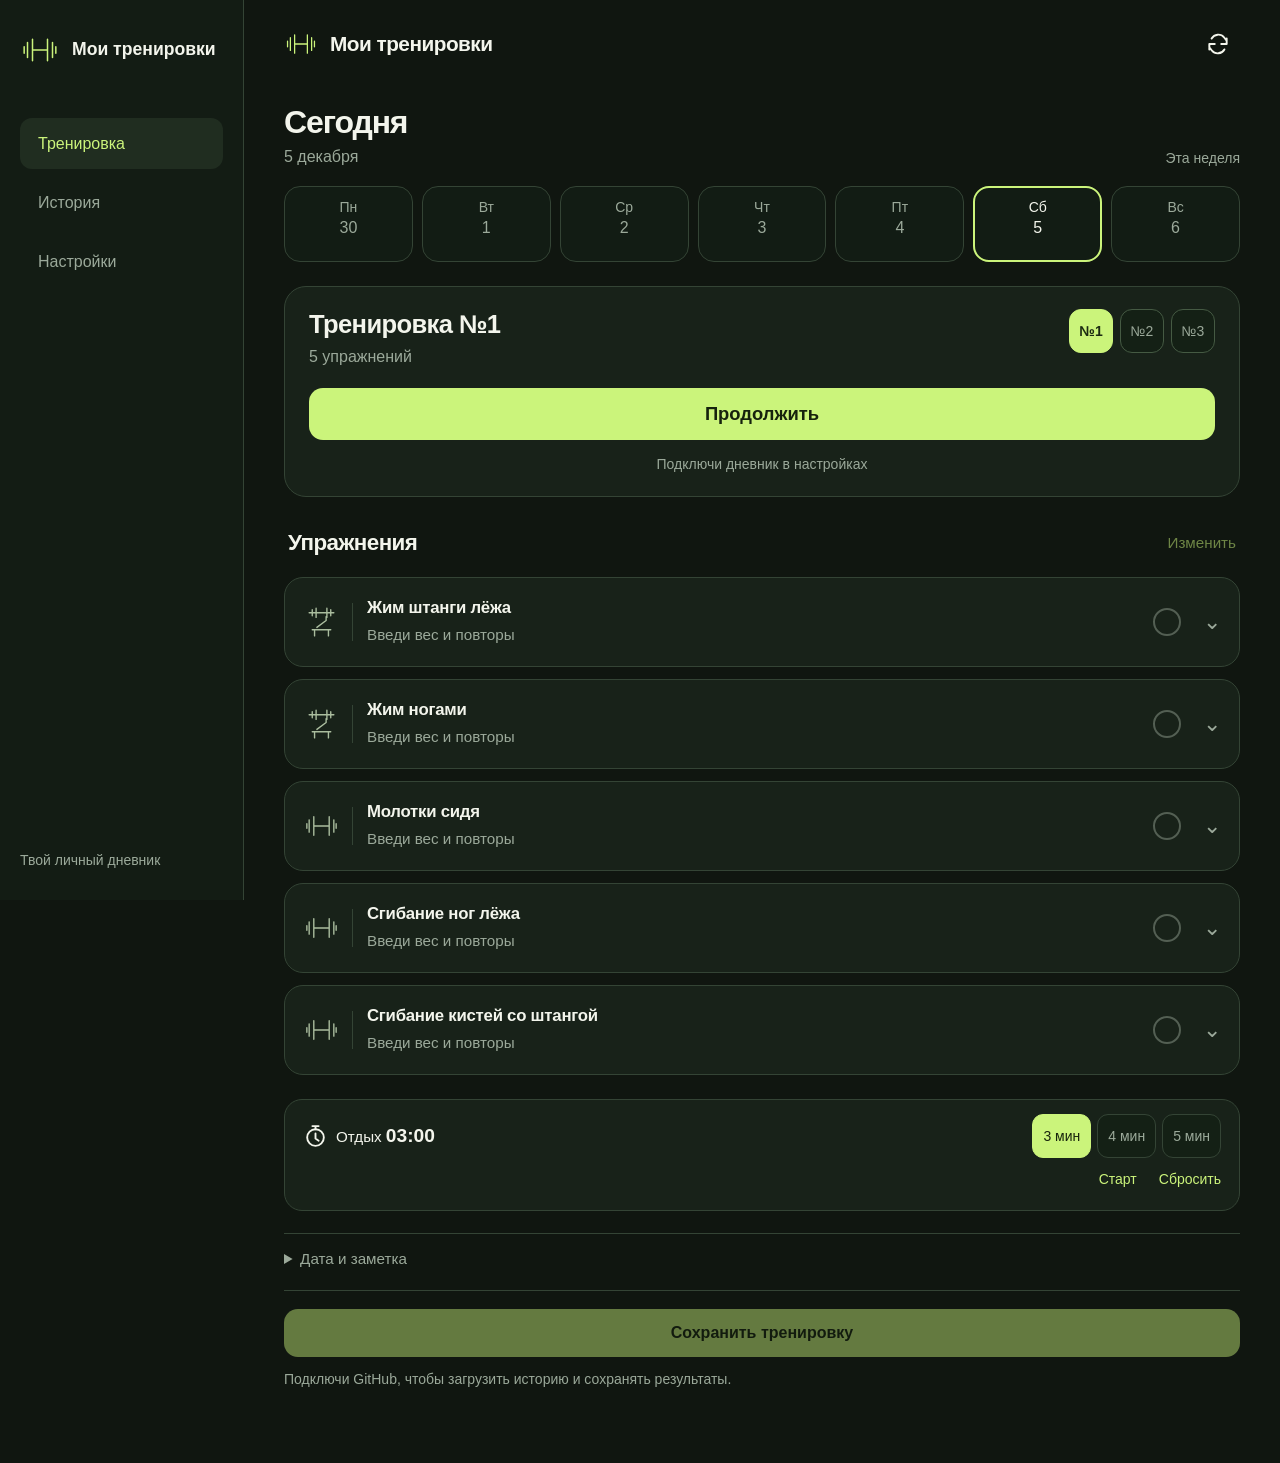
<file: android/app/src/main/assets/www/index.html>
<!doctype html>
<html lang="ru"><head><meta charset="utf-8"><meta name="viewport" content="width=device-width,initial-scale=1,viewport-fit=cover"><meta name="theme-color" content="#101610"><meta name="robots" content="noindex,nofollow"><meta http-equiv="Content-Security-Policy" content="default-src 'self'; script-src 'self'; style-src 'self' 'unsafe-inline'; img-src 'self' data:; connect-src 'self' https://api.github.com; object-src 'none'; base-uri 'self'; form-action 'self'"><meta name="description" content="Личный дневник тренировок: упражнения, результаты и история"><title>Мои тренировки</title><link rel="manifest" href="github.webmanifest"><link rel="icon" href="icon.svg"><link rel="stylesheet" href="github-sync.css?v=6"><link rel="stylesheet" href="style.css?v=green-1"></head>
<body>
<aside class="sidebar"><a class="brand" href="github.html"><svg viewBox="0 0 48 48" aria-hidden="true"><path d="M15 24h18M9 15v18M15 11v26M33 11v26M39 15v18M5 20v8M43 20v8"/></svg><span>Мои тренировки</span></a><nav aria-label="Разделы"><button data-view="workout" class="nav active">Тренировка</button><button data-view="history" class="nav">История</button><button data-view="settings" class="nav">Настройки</button></nav><span class="sidebar-note">Твой личный дневник</span></aside>
<main>
<header class="app-header"><div class="app-brand"><svg viewBox="0 0 48 48" aria-hidden="true"><path d="M15 24h18M9 15v18M15 11v26M33 11v26M39 15v18M5 20v8M43 20v8"/></svg><span>Мои тренировки</span></div><div id="syncStatus" class="header-actions" data-state="disconnected"><button id="syncAction" class="sync-refresh" type="button" aria-label="Обновить дневник" title="Обновить дневник"><svg viewBox="0 0 24 24" fill="none" stroke="currentColor" stroke-width="1.8" stroke-linecap="round" stroke-linejoin="round" aria-hidden="true"><path d="M20 7v5h-5M4 17v-5h5M6.1 7a7 7 0 0 1 11.6-1L20 9M4 15l2.3 3A7 7 0 0 0 17.9 17"/></svg></button><span id="syncMessage" class="visually-hidden" role="status"></span></div></header>
<p id="syncFeedback" class="sync-feedback" role="status" hidden></p><div id="loadState" role="status" class="load-state">Загружаю дневник…</div>
<div id="content" hidden>
<section id="workoutView" class="view">
<div class="today-heading"><div><h1>Сегодня</h1><p id="headerDate"></p></div><span>Эта неделя</span></div><div id="weekStrip" class="week-strip" aria-label="Занятия на этой неделе"></div>
<section class="workout-hero" aria-labelledby="currentWorkoutName"><div class="hero-heading"><div><h2 id="currentWorkoutName">Тренировка №1</h2><p id="currentWorkoutMeta"></p></div><div class="workout-picker" role="group" aria-label="Выбор тренировки" id="workoutPicker"></div></div><button id="continueWorkout" class="button primary">Продолжить</button><p id="autoSaveStatus" class="auto-save-status">Изменения сохраняются на телефоне</p><div id="draftBanner" class="draft-banner" role="status" hidden><span id="draftMessage"></span><button type="button" id="discardDraft" class="text-button">Сбросить</button></div></section>
<div class="list-heading exercise-list-heading"><h2 id="workoutTitle">Упражнения</h2><span id="workoutCount" class="visually-hidden"></span><button type="button" id="editProgram" class="text-button" disabled>Изменить</button></div>
<div id="exerciseList"></div>
<div class="timer-card"><div class="timer-main"><svg viewBox="0 0 24 24" aria-hidden="true"><circle cx="12" cy="13" r="8"/><path d="M9 2h6M12 5V2M12 9v5l3 2"/></svg><span>Отдых <strong id="timerDisplay">03:00</strong></span></div><div class="timer-presets"><button data-seconds="180" class="selected">3 мин</button><button data-seconds="240">4 мин</button><button data-seconds="300">5 мин</button></div><div class="timer-actions"><button id="timerButton" class="text-button">Старт</button><button id="timerReset" class="text-button muted">Сбросить</button></div></div>
<div class="finish-card"><details class="session-details"><summary>Дата и заметка</summary><div class="finish-fields"><label>Дата тренировки<input id="sessionDate" type="date" required></label><label>Заметка<textarea id="notes" rows="2" placeholder="Самочувствие, техника, ощущения…" maxlength="2000"></textarea></label></div></details><p id="editBanner" class="muted" hidden></p><div class="finish-actions"><button class="button primary" id="saveButton">Сохранить тренировку</button><button class="button subtle" id="cancelEdit" hidden>Отменить редактирование</button></div><p class="muted hint" id="saveHint"></p></div>
</section>
<section id="historyView" class="view" hidden><div class="page-heading"><div><h1>История</h1><p class="muted">Твои сохранённые занятия</p></div><button id="exportButton" class="button secondary">Excel</button></div><label class="filter-label">Тренировка<select id="historyFilter"><option value="all">Все тренировки</option><option value="1">Тренировка №1</option><option value="2">Тренировка №2</option><option value="3">Тренировка №3</option></select></label><div id="historyList"></div></section>
<section id="settingsView" class="view" hidden><div class="page-heading"><div><h1>Настройки</h1><p class="muted">Подстрой дневник под себя</p></div></div>
<section class="settings-card"><h2>Синхронизация</h2><p id="settingsSyncSummary" class="muted"></p><button class="button secondary access" id="accessButton"><span id="accessLabel">Подключить дневник</span></button><p class="settings-note">Один дневник для сайта, приложения и ассистента.</p></section>
<section class="settings-card"><h2>Запись упражнений</h2><label class="setting-switch"><span><strong>Показывать подходы</strong><span class="muted">Отдельные веса, повторы и отметки для каждого подхода.</span></span><input id="showSetControls" type="checkbox" role="switch"></label><p class="settings-note">В обычном режиме упражнение записывается сразу на 3 подхода. Количество на главном экране не показывается.</p><div id="defaultSetsSection" hidden><label>Подходов по умолчанию<input id="defaultSetCount" type="number" min="1" max="12" step="1" value="3" inputmode="numeric"></label><p class="settings-note">Для новых тренировок. В текущей можно добавлять и убирать подходы отдельно.</p></div></section>
<section class="settings-card"><h2>Сохранение</h2><p class="muted">Черновик сохраняется на этом устройстве автоматически. Результаты отправляются на GitHub по кнопке «Сохранить тренировку».</p><p class="settings-note">Настройка подходов действует на этом устройстве.</p></section><p class="app-version">Мои тренировки · 1.4</p></section>
</div></main>
<nav class="mobile-nav" aria-label="Разделы">
<button class="active" data-view="workout"><svg class="nav-icon" viewBox="0 0 24 24" aria-hidden="true"><path d="M7 12h10M4 7v10M7 5v14M17 5v14M20 7v10M2 10v4M22 10v4"/></svg><span>Тренировка</span></button>
<button data-view="history"><svg class="nav-icon" viewBox="0 0 24 24" aria-hidden="true"><rect x="3" y="5" width="18" height="16" rx="3"/><path d="M7 3v4M17 3v4M3 10h18"/></svg><span>История</span></button>
<button data-view="settings"><svg class="nav-icon" viewBox="0 0 24 24" aria-hidden="true"><path d="M9 3h6l.6 3 2.6 1.5 2.8-.9 3 5.2-2.2 2 .1 3-2.3 4-3-.8-2.6 1.5-.7 3h-6l-.6-3-2.6-1.5-2.8.9-3-5.2 2.2-2-.1-3L3.4 6l3 .8L9 5.3Z" transform="translate(1 -2) scale(.9)"/><circle cx="12" cy="12" r="3.5"/></svg><span>Настройки</span></button>
</nav>
<dialog id="programDialog" class="sync-dialog program-dialog" aria-labelledby="programTitle">
<button type="button" id="closeProgram" class="dialog-close" aria-label="Закрыть редактор">×</button>
<p class="eyebrow">ТВОЯ ПРОГРАММА</p><h2 id="programTitle">Изменить упражнения</h2>
<p class="muted">Выбирай упражнения из общего списка. Последние веса и повторы подтянутся из всех твоих тренировок. У каждого упражнения одна общая история.</p>
<form id="programForm"><div id="programRows"></div><button type="button" id="addExercise" class="button secondary">+ Добавить упражнение</button>
<p class="muted program-note">Состав программы обновится на всех устройствах. Уже записанные результаты останутся в истории.</p>
<p id="programError" class="error" role="alert"></p><div class="program-footer"><button type="button" id="cancelProgram" class="button secondary">Отмена</button><button id="saveProgram" class="button primary">Сохранить программу</button></div></form>
</dialog>
<dialog id="syncDialog" class="sync-dialog">
<button type="button" id="closeSync" class="dialog-close" aria-label="Закрыть">×</button>
<p class="eyebrow">ОДИН ДНЕВНИК НА ВСЕХ УСТРОЙСТВАХ</p><h2>Синхронизация</h2>
<p class="muted">Данные хранятся на GitHub в зашифрованном виде. Сайт не обращается к ChatGPT.</p>
<div id="syncConnected" hidden><p id="syncDetails" class="muted"></p><button type="button" id="syncNow" class="button primary">Синхронизировать сейчас</button><button type="button" id="connectAssistant" class="button secondary">Подключить ассистента</button><p class="muted assistant-help">Один раз свяжи дневник с ChatGPT — дальше можно диктовать результаты без открытия сайта. Если код не передастся автоматически, используй «Код для другого устройства».</p><button type="button" id="copyConnection" class="button secondary">Код для другого устройства</button><label id="connectionCodeLabel" hidden>Скопируй код целиком на другое устройство<textarea id="connectionCode" rows="4" readonly autocomplete="off" spellcheck="false"></textarea><span class="muted">Код даёт доступ к дневнику. Передавай его только своим устройствам.</span></label><button type="button" id="disconnectSync" class="text-button">Отключить это устройство</button></div>
<form id="syncForm"><label>Код подключения с другого устройства<textarea id="pairingCode" rows="3" autocomplete="off" autocapitalize="off" spellcheck="false" placeholder="MT1.…"></textarea></label><details id="firstSetup"><summary>Первое подключение</summary><ol><li>На GitHub создай Fine-grained personal access token: владелец Oestepanov, только репозиторий <b>my-training</b>, разрешение <b>Contents — Read and write</b>.</li><li>Вставь ключ GitHub и код восстановления ниже. Ключ GitHub вводи только здесь, отправлять его в чат не нужно.</li></ol><a class="button secondary token-link" href="https://github.com/settings/personal-access-tokens/new" target="_blank" rel="noopener noreferrer">Создать ключ GitHub</a><label>Ключ GitHub<input id="githubToken" type="password" autocomplete="off" autocapitalize="off" spellcheck="false" placeholder="github_pat_…"></label><label>Код восстановления<input id="recoveryKey" type="password" autocomplete="off" autocapitalize="off" spellcheck="false" placeholder="Код из сообщения о переносе дневника"></label></details><p class="muted sync-storage-note">Подключение запомнится в этом браузере. После очистки данных браузера понадобится код подключения.</p><button id="connectGitHub" class="button primary">Подключить дневник</button></form>
<div id="syncConflicts"></div><p id="syncError" class="error" role="alert"></p></dialog><div id="toast" class="toast" role="status" hidden></div><script src="program.js"></script><script src="github-store.js?v=5"></script><script src="training-drafts.js?v=1"></script><script src="workout-options.js?v=1"></script><script src="github-app.js?v=9"></script><script src="program-editor.js?v=2"></script><script src="android-shell.js"></script></body></html>
</file>
<file: android/app/src/main/assets/www/github-sync.css>
.sync-dialog{width:560px;max-height:calc(100dvh - 40px);overflow-y:auto}
.sync-dialog p{line-height:1.5}.sync-dialog label{font-size:14px;margin:18px 0}
.sync-dialog input{display:block;width:100%;min-height:48px;margin-top:8px;padding:12px;background:#121612;border:1px solid #4e5d43;border-radius:8px;color:var(--text);font-size:16px}
.sync-dialog textarea{font-size:16px;word-break:break-all}
.sync-dialog summary{padding:14px 0;color:var(--lime);cursor:pointer;font-size:16px}
.sync-dialog li{margin:12px 0;font-size:14px;color:var(--muted)}
.sync-dialog .button{margin:8px 0;width:100%;display:flex;align-items:center;justify-content:center;text-align:center;min-height:48px}
.sync-dialog .token-link{font-size:14px}.sync-dialog .sync-storage-note{font-size:13px}
.sync-conflict{border-top:1px solid var(--line);padding-top:12px;margin-top:20px}
#disconnectSync{display:block;margin:20px auto 0;min-height:44px}
@media(max-width:650px){.sync-dialog{padding:28px 20px}.sync-dialog h2{font-size:25px}.access{max-width:180px}.access .lock-icon{display:none}}

.header-actions{display:flex;align-items:center;gap:8px;flex-shrink:0}
.sync-refresh{display:grid;place-items:center;width:44px;height:44px;padding:10px;border:1px solid var(--line);border-radius:12px;background:var(--panel);color:var(--lime);flex:none}
.sync-refresh svg{display:block;width:23px;height:23px}
.sync-refresh:hover{background:var(--panel2);border-color:#617345}
.sync-refresh:disabled{opacity:.65;cursor:wait}
.sync-refresh.is-syncing svg{animation:sync-rotate 1s linear infinite}
.header-actions[data-state=offline] .sync-refresh,.header-actions[data-state=conflict] .sync-refresh{color:#f2cb83;border-color:#76603c}
.sync-feedback{padding:10px 12px;margin:12px 0 0;border:1px solid #76603c;border-radius:10px;color:#f2cb83;font-size:14px;line-height:1.5}
.visually-hidden{position:absolute;width:1px;height:1px;padding:0;margin:-1px;overflow:hidden;clip:rect(0,0,0,0);white-space:nowrap;border:0}
@keyframes sync-rotate{to{transform:rotate(360deg)}}
@media(max-width:650px){header{height:auto;min-height:82px;padding:12px 0;gap:12px}.header-label{min-width:0;line-height:1.6}.header-actions{max-width:60%;gap:6px}.header-actions .access{min-width:0;max-width:calc(100% - 50px);padding:8px 10px;font-size:12px}.header-actions .sync-refresh{width:44px;height:44px}}
@media(prefers-reduced-motion:reduce){.sync-refresh.is-syncing svg{animation:none}}

.program-heading-actions{display:flex;align-items:center;justify-content:flex-end;gap:12px;flex-wrap:wrap}
#editProgram{min-height:44px;color:var(--lime);font-size:14px;text-align:right}
#editProgram:disabled{opacity:.5;cursor:default}
.program-dialog{width:620px}
.program-dialog h2{padding-right:20px}
.program-row{padding:0 0 12px;margin-bottom:16px;border-bottom:1px solid var(--line)}
.program-row label{display:block;margin:0;font-size:14px}
.program-row select{display:block;width:100%;min-height:50px;margin-top:8px;padding:12px 36px 12px 12px;background-color:#121612;border:1px solid #4e5d43;border-radius:8px;color:var(--text);font-size:16px}
.program-row-actions{display:flex;justify-content:flex-end;gap:20px;margin-top:4px}
.program-row-actions button{min-height:44px;font-size:14px}
.program-row-actions button:disabled{opacity:.4}
.program-dialog .program-note{font-size:14px}
.program-footer{display:flex;gap:12px;position:sticky;bottom:-1px;padding-top:12px;background:var(--panel)}
.program-footer .button{flex:1;width:auto;font-size:16px}
@media(max-width:650px){.program-heading-actions{gap:0;align-items:flex-end;flex-direction:column}.program-dialog{width:calc(100vw - 24px);max-height:calc(100dvh - 24px);padding:28px 18px}.program-footer{gap:8px}.program-footer .button{padding:12px 8px}.program-dialog h2{font-size:25px}}

.program-muscles{margin:12px 0 6px;color:var(--lime);font-size:14px;line-height:1.5}.program-dialog .program-description{margin:6px 0;font-size:14px}.program-previous{margin:10px 0;color:var(--text);font-size:14px;line-height:1.6}.exercise-description{margin:6px 0 0;font-size:14px;line-height:1.5}

.draft-banner{display:flex;align-items:center;justify-content:space-between;gap:16px;padding:12px 16px;margin:0 0 24px;border:1px solid #4e5d43;border-radius:12px;background:var(--panel);font-size:14px;line-height:1.5}.draft-banner[hidden]{display:none}.draft-banner button{font-size:14px;min-height:44px;flex-shrink:0}.draft-banner.draft-error{color:#ffb2a8;border-color:#a15f54}@media(max-width:650px){.draft-banner{align-items:flex-start;flex-direction:column;gap:4px}.draft-banner button{align-self:flex-end}}
</file>
<file: android/app/src/main/assets/www/style.css>
:root{color-scheme:dark;--bg:#101610;--panel:#182219;--panel2:#202d20;--text:#f3f5ec;--muted:#9ba99a;--line:#344435;--lime:#cbf47b;--danger:#f4aaa3;font-family:Inter,Roboto,Arial,sans-serif;font-synthesis:none}*{box-sizing:border-box}html{font-size:16px;scroll-behavior:smooth}body{margin:0;background:var(--bg);color:var(--text);line-height:1.45}button,input,textarea,select{font:inherit}button,a,input,textarea,select{-webkit-tap-highlight-color:transparent}button{cursor:pointer}button:disabled{opacity:.45;cursor:default}button:focus-visible,a:focus-visible,input:focus-visible,select:focus-visible,summary:focus-visible{outline:2px solid var(--lime);outline-offset:3px}button{color:inherit}a{color:var(--lime)}[hidden]{display:none!important}svg{fill:none;stroke:currentColor;stroke-width:1.8;stroke-linecap:round;stroke-linejoin:round}h1,h2,h3,p{margin:0}h1{font-size:2rem;line-height:1.15;letter-spacing:-.035em}h2{font-size:1.35rem;line-height:1.2;letter-spacing:-.025em}h3{font-size:1.05rem;line-height:1.25;letter-spacing:-.015em}.muted{color:var(--muted)}.hint,.settings-note{font-size:.875rem;line-height:1.55;color:var(--muted)}.eyebrow{font-size:.875rem;letter-spacing:.12em;color:var(--lime);margin-bottom:12px}.text-button{background:transparent;border:0;min-height:44px;padding:8px 0;color:var(--lime);font-size:.875rem}.button{display:inline-flex;align-items:center;justify-content:center;min-height:48px;padding:12px 18px;border:1px solid transparent;border-radius:14px;font-size:1rem;font-weight:650;line-height:1.25;text-align:center;text-decoration:none}.primary{background:var(--lime);color:#16220d}.primary:hover{background:#dcff98}.secondary{background:var(--panel2);color:var(--text);border-color:var(--line)}.subtle{background:transparent;color:var(--muted);border-color:var(--line)}.danger{color:var(--danger)}input,textarea,select{border:1px solid var(--line);background:#111a12;color:var(--text);border-radius:12px;padding:12px;min-height:48px;max-width:100%}input[type=checkbox]{accent-color:var(--lime);min-height:24px;width:24px;height:24px;padding:0}textarea{resize:vertical;width:100%}label{font-size:.875rem;color:var(--muted)}label>input:not([type=checkbox]),label>textarea,label>select{display:block;width:100%;margin-top:8px}input[type=number]{appearance:textfield}input::-webkit-inner-spin-button,input::-webkit-outer-spin-button{-webkit-appearance:none;margin:0}.sidebar{position:fixed;inset:0 auto 0 0;width:244px;background:#131c14;border-right:1px solid var(--line);padding:30px 20px;display:flex;flex-direction:column}.brand{display:flex;align-items:center;gap:12px;color:var(--text);font-size:1.1rem;font-weight:700;text-decoration:none}.brand svg{width:40px;height:40px;color:var(--lime);flex:none}.sidebar nav{display:grid;gap:8px;margin-top:48px}.nav{border:0;background:none;border-radius:12px;padding:14px 18px;text-align:left;min-height:48px;font-size:1rem;color:var(--muted)}.nav.active{background:var(--panel2);color:var(--lime)}.sidebar-note{margin-top:auto;font-size:.875rem;color:var(--muted)}main{max-width:1100px;margin-left:244px;padding:0 40px 56px}.app-header{height:88px;min-height:0;display:flex;align-items:center;justify-content:space-between;gap:16px;padding:0;border:0}.app-brand{display:flex;align-items:center;gap:12px;font-weight:700;font-size:1.3rem;letter-spacing:-.025em}.app-brand svg{width:34px;height:34px;color:var(--lime)}.header-actions{display:flex;align-items:center;max-width:none;flex-shrink:0}.sync-refresh{width:44px;height:44px;padding:9px;border:0;border-radius:50%;color:var(--text);background:transparent}.sync-refresh svg{width:26px;height:26px}.load-state{padding:60px 0;color:var(--muted)}.view{padding-top:16px}.today-heading{display:flex;justify-content:space-between;align-items:end;margin-bottom:18px}.today-heading p{font-size:1rem;color:var(--muted);margin-top:4px}.today-heading>span{font-size:.875rem;color:var(--muted)}.week-strip{display:grid;grid-template-columns:repeat(7,minmax(0,1fr));gap:9px;margin-bottom:24px}.week-day{min-height:76px;display:flex;flex-direction:column;align-items:center;justify-content:center;border:1px solid var(--line);border-radius:16px;color:var(--muted);font-size:.875rem;position:relative;background:#121c14}.week-day strong{font-size:1rem;font-weight:500;line-height:1.15;margin-top:2px}.week-day .week-mark{height:14px;line-height:15px;font-size:1rem;color:var(--lime);font-weight:700}.week-day.today{border:2px solid var(--lime);color:var(--text)}.week-day.trained{background:var(--panel2)}.workout-hero{border:1px solid var(--line);border-radius:22px;background:var(--panel);padding:22px 24px;margin-bottom:24px}.hero-heading{display:flex;align-items:start;justify-content:space-between;gap:16px;margin-bottom:20px}.hero-heading h2{font-size:1.6rem}.hero-heading p{color:var(--muted);margin-top:5px;font-size:1rem}.workout-picker{display:flex;gap:7px;flex-shrink:0}.workout-option{display:flex;align-items:center;justify-content:center;min-width:44px;min-height:44px;padding:8px;border:1px solid #455a43;background:#142015;color:var(--muted);border-radius:12px;font-size:.875rem}.workout-option.selected{background:var(--lime);border-color:var(--lime);color:#1c2b12;font-weight:700}#continueWorkout{width:100%;font-size:1.15rem;min-height:52px}.auto-save-status{text-align:center;color:var(--muted);font-size:.875rem;margin-top:14px}.draft-banner{background:transparent;border:0;padding:6px 0 0;margin:8px 0 0;display:flex;align-items:center;justify-content:space-between;gap:12px;font-size:.875rem;line-height:1.45;color:var(--muted)}.draft-banner button{font-size:.875rem;min-height:40px;flex-shrink:0}.draft-banner.draft-error{color:var(--danger)}.list-heading{display:flex;align-items:center;justify-content:space-between;gap:12px}.exercise-list-heading{margin:0 4px 12px}.exercise-list-heading h2{font-size:1.4rem}#editProgram{min-height:44px;font-size:.95rem;color:var(--lime);text-align:right}.exercise{background:var(--panel);border:1px solid var(--line);border-radius:19px;margin-bottom:12px;scroll-margin-top:18px;overflow:hidden}.exercise-summary{list-style:none;display:flex;align-items:center;gap:14px;min-height:88px;padding:16px 18px;cursor:pointer}.exercise-summary::-webkit-details-marker{display:none}.exercise-glyph{width:50px;flex:none;color:#aabd9e;display:flex;justify-content:center;border-right:1px solid var(--line);padding-right:12px}.exercise-glyph svg{width:38px;height:38px;stroke-width:1.8}.exercise-summary-copy{min-width:0;flex:1}.exercise-summary h3{font-size:1.05rem;margin-bottom:4px}.exercise-current{font-size:.95rem;color:var(--muted)}.exercise-check{display:grid;place-items:center;flex:none;width:44px;height:44px;padding:8px;border:0;background:transparent;color:var(--muted);border-radius:50%;position:relative}.exercise-check::before{content:'';position:absolute;inset:8px;border:2px solid currentColor;border-radius:50%}.exercise-check svg{width:24px;height:24px;visibility:hidden;z-index:1;stroke-width:2.6}.all-done .exercise-check{color:#14200e}.all-done .exercise-check::before{background:var(--lime);border-color:var(--lime)}.all-done .exercise-check svg{visibility:visible}.exercise-chevron{color:var(--muted);font-size:1.4rem;line-height:1;transition:transform .15s}.exercise[open] .exercise-chevron{transform:rotate(180deg)}.exercise[open] .exercise-summary{border-bottom:1px solid var(--line)}.exercise-body{padding:20px 22px}.muscles{font-size:.875rem;color:var(--lime);margin-bottom:6px}.exercise-description{font-size:.875rem;line-height:1.5}.previous{font-size:.875rem;line-height:1.6;margin:16px 0;color:var(--muted)}.previous b{color:var(--text);font-weight:500}.simple-entry{display:grid;grid-template-columns:1fr 1fr;gap:12px;margin:20px 0}.simple-entry input{font-size:1.85rem;font-weight:650;text-align:center;min-height:76px;border-radius:16px}.simple-entry label{text-align:center;font-size:.875rem}.advanced-set-fields{display:none}.show-sets .advanced-set-fields{display:block}.show-sets .simple-entry{display:none}.set-head,.set-row{display:grid;grid-template-columns:52px minmax(64px,1fr) minmax(64px,1fr) 48px;align-items:center;gap:8px}.set-head{font-size:.875rem;color:var(--muted);text-align:center;margin:18px 0 8px}.set-row{margin-bottom:8px;padding:3px 0}.set-row input{width:100%;min-height:48px;text-align:center;padding:8px;font-size:1rem}.set-row .done-check{width:24px;height:24px;margin:auto;min-height:24px}.set-number{text-align:center;color:var(--muted);font-size:.875rem}.set-row.done input:not([type=checkbox]){border-color:#718e47;background:#26391e}.set-actions{display:flex;justify-content:space-between;margin:8px 0 16px;gap:10px}.exercise-done{width:100%;margin:8px 0 12px}.mixed-note{font-size:.875rem;margin-bottom:16px;line-height:1.5}.timer-card{display:grid;grid-template-columns:auto 1fr;gap:4px 16px;border:1px solid var(--line);border-radius:18px;padding:14px 18px;background:var(--panel);margin-top:24px}.timer-main{display:flex;align-items:center;gap:8px;white-space:nowrap}.timer-main svg{width:25px;height:25px}.timer-main span{font-size:.95rem}.timer-main strong{font-size:1.2rem;font-variant-numeric:tabular-nums}.timer-presets{display:flex;align-items:center;justify-content:flex-end;gap:6px}.timer-presets button{min-height:44px;min-width:48px;border:1px solid var(--line);border-radius:11px;padding:8px 10px;background:#142015;font-size:.875rem;color:var(--muted)}.timer-presets button.selected{color:#18230d;background:var(--lime);border-color:var(--lime)}.timer-actions{grid-column:1/-1;display:flex;justify-content:flex-end;gap:22px}.timer-actions button{min-height:34px;padding:5px 0;font-size:.875rem}.finish-card{margin-top:22px;padding-bottom:16px}.session-details{padding:14px 0;border-top:1px solid var(--line);border-bottom:1px solid var(--line);margin-bottom:18px}.session-details>summary{min-height:28px;cursor:pointer;color:var(--muted);font-size:.95rem}.finish-fields{display:grid;grid-template-columns:1fr 2fr;gap:16px;margin-top:18px}.finish-actions{display:flex;gap:12px}.finish-actions .primary{flex:1}#saveHint{margin-top:12px;line-height:1.55}.page-heading{display:flex;align-items:center;justify-content:space-between;gap:20px;margin:6px 0 28px}.page-heading p{margin-top:8px;font-size:1rem}.filter-label{display:block;max-width:340px;margin-bottom:18px}.history-trash-toggle{font-size:.875rem;margin:0 0 18px;min-height:44px}.history-card{background:var(--panel);border:1px solid var(--line);border-radius:18px;margin-bottom:12px;overflow:hidden}.history-card>summary{list-style:none;cursor:pointer;display:flex;align-items:center;justify-content:space-between;gap:12px;padding:18px 20px}.history-card>summary::-webkit-details-marker{display:none}.history-date{font-size:.875rem;color:var(--muted)}.history-card h3{margin-top:5px}.history-stat{color:var(--lime);font-size:.875rem;white-space:nowrap}.history-actions{display:flex;gap:10px;padding:16px 20px}.history-actions .button{font-size:.875rem}.history-note{padding:12px 20px;font-size:.95rem}.history-card .hint{padding:8px 20px}.table-wrap{overflow:auto}table{border-collapse:collapse;width:100%;font-size:.9rem}th,td{text-align:left;border-bottom:1px solid var(--line);padding:12px 20px}th{color:var(--muted);font-size:.875rem;font-weight:500}.empty{padding:28px 0;color:var(--muted);font-size:1rem}.settings-card{background:var(--panel);border:1px solid var(--line);border-radius:20px;padding:22px;margin-bottom:16px}.settings-card h2{margin-bottom:14px;font-size:1.15rem}.settings-card>p{line-height:1.6}.settings-card .access{margin:18px 0 12px;width:100%;max-width:none}.settings-note{margin-top:10px}.setting-switch{display:flex;align-items:center;justify-content:space-between;gap:24px;cursor:pointer}.setting-switch strong{display:block;font-size:1rem;font-weight:550;color:var(--text);margin-bottom:5px}.setting-switch span.muted{display:block;font-size:.875rem;line-height:1.5}.setting-switch input{flex:none;appearance:none;width:48px;height:28px;min-height:28px;padding:3px;background:#38483a;border-radius:30px;border:1px solid #536553;transition:background .15s}.setting-switch input::before{content:'';display:block;width:20px;height:20px;border-radius:50%;background:#d7dfd2;transition:transform .15s}.setting-switch input:checked{background:var(--lime);border-color:var(--lime)}.setting-switch input:checked::before{background:#1e3014;transform:translateX(19px)}#defaultSetsSection{border-top:1px solid var(--line);margin-top:20px;padding-top:18px}#defaultSetCount{max-width:100px}.app-version{text-align:center;color:var(--muted);font-size:.875rem;margin:28px 0}.sync-feedback{font-size:.875rem}.mobile-nav{display:none}dialog{width:560px;max-width:calc(100vw - 28px);max-height:calc(100dvh - 32px);overflow-y:auto;background:var(--panel);color:var(--text);border:1px solid var(--line);border-radius:22px;padding:30px 24px}dialog::backdrop{background:#050b07b8;backdrop-filter:blur(4px)}dialog h2{font-size:1.6rem;margin-bottom:16px;padding-right:22px}dialog p{font-size:.95rem}dialog .muted{color:var(--muted)}.dialog-close{position:absolute;right:16px;top:10px;border:0;background:transparent;color:var(--muted);font-size:28px;min-width:44px;min-height:44px}.sync-dialog label{font-size:.875rem}.sync-dialog .error,.error{color:var(--danger);font-size:.9rem;line-height:1.5}.program-dialog .program-row{padding-bottom:10px}.program-dialog .program-footer{background:var(--panel)}.toast{position:fixed;left:50%;bottom:28px;transform:translateX(-50%);padding:14px 20px;background:var(--lime);color:#16220d;border-radius:14px;box-shadow:0 8px 35px #0005;max-width:min(520px,calc(100vw - 32px));z-index:40;font-size:1rem;line-height:1.45}.toast.error-toast{background:#f7c6c0;color:#4d2420}.visually-hidden{position:absolute;width:1px;height:1px;padding:0;margin:-1px;overflow:hidden;clip:rect(0,0,0,0);white-space:nowrap;border:0}
@media(min-width:1450px){main{margin-right:auto;margin-left:calc(244px + (100vw - 1450px)/2)}}
@media(max-width:900px){.sidebar{display:none}main{margin:0 auto;max-width:760px;padding:0 24px 130px}.app-header{height:80px}.mobile-nav{position:fixed;inset:auto 0 0;display:grid;grid-template-columns:repeat(3,minmax(0,1fr));gap:8px;padding:10px 16px max(10px,env(safe-area-inset-bottom));background:#111a12f5;border-top:1px solid var(--line);z-index:20;backdrop-filter:blur(12px)}.mobile-nav button{border:0;border-radius:16px;min-height:56px;background:transparent;color:var(--muted);font-size:.875rem;display:flex;flex-direction:column;align-items:center;justify-content:center;gap:4px;padding:6px}.mobile-nav .active{background:var(--lime);color:#18250e;font-weight:650}.mobile-nav svg{width:26px;height:26px;stroke-width:1.8}.toast{bottom:94px}}
@media(max-width:650px){main{padding:0 18px 116px}.app-header{height:74px;min-height:0;padding:0;gap:10px}.app-brand{font-size:1.3rem;gap:10px}.app-brand svg{width:30px;height:30px}.header-actions{max-width:none;gap:0}.header-actions .sync-refresh{width:44px;height:44px}.view{padding-top:12px}.today-heading{margin:0 2px 16px}h1{font-size:1.9rem}.today-heading>span{font-size:.875rem}.week-strip{gap:7px;margin-bottom:20px}.week-day{min-height:66px;border-radius:14px;font-size:.875rem}.week-day strong{font-size:1rem}.workout-hero{padding:18px 16px;border-radius:20px;margin-bottom:22px}.hero-heading{gap:8px;margin-bottom:18px}.hero-heading h2{font-size:1.35rem}.hero-heading p{font-size:.95rem}.workout-picker{gap:5px}.workout-option{min-width:40px;min-height:44px;padding:7px;font-size:.875rem}#continueWorkout{min-height:50px;font-size:1.1rem}.auto-save-status,.draft-banner{font-size:.875rem}.draft-banner{flex-direction:row;align-items:center;gap:10px;padding:2px 0 0}.draft-banner button{min-height:36px;font-size:.875rem}.exercise-summary{padding:14px 12px;gap:10px;min-height:86px}.exercise-glyph{width:42px;padding-right:10px}.exercise-glyph svg{width:32px;height:36px}.exercise-summary h3{font-size:1rem}.exercise-current{font-size:.9rem}.exercise-check{width:40px;height:44px;padding:8px}.exercise-chevron{font-size:1.1rem}.exercise-body{padding:18px 16px}.simple-entry{gap:10px}.simple-entry input{font-size:1.8rem;min-height:70px}.timer-card{padding:12px 13px;gap:4px 8px;border-radius:17px}.timer-main{gap:6px}.timer-main svg{width:23px;height:23px}.timer-main span{font-size:.875rem}.timer-main strong{font-size:1.15rem}.timer-presets{gap:5px}.timer-presets button{min-width:45px;padding:8px 6px;font-size:.875rem}.timer-actions{gap:20px}.finish-fields{grid-template-columns:1fr}.page-heading{gap:12px;margin-bottom:24px}.page-heading p{font-size:.95rem}.page-heading .button{padding:10px 14px}.settings-card{padding:20px 17px}.setting-switch{gap:16px}.history-card>summary{padding:18px 16px}.history-stat{font-size:.875rem}.history-actions{padding:14px 16px;flex-wrap:wrap}.history-actions .button{flex:1;min-width:130px}.history-card td,.history-card th{padding:12px 16px}.finish-actions{flex-wrap:wrap}.finish-actions>.button{width:100%}.mobile-nav{padding:8px 12px max(8px,env(safe-area-inset-bottom));gap:8px}.mobile-nav button{min-height:56px;border-radius:14px;font-size:.875rem}.mobile-nav svg{width:24px;height:24px}dialog{padding:28px 18px}.program-dialog{max-width:calc(100vw - 24px)}}
@media(max-width:360px){main{padding-left:12px;padding-right:12px}.app-brand{font-size:1.15rem}.hero-heading h2{font-size:1.2rem}.workout-option{min-width:36px}.exercise-summary{gap:7px}.exercise-glyph{width:34px;padding-right:7px}.exercise-summary h3{font-size:.95rem}.timer-main span{font-size:.875rem}.timer-main strong{font-size:1.05rem}.timer-presets button{min-width:40px;font-size:.875rem}}
@media(prefers-reduced-motion:reduce){html{scroll-behavior:auto}*{transition:none!important;animation:none!important}}
</file>
<file: github-sync.css>
.sync-dialog{width:560px;max-height:calc(100dvh - 40px);overflow-y:auto}
.sync-dialog p{line-height:1.5}.sync-dialog label{font-size:14px;margin:18px 0}
.sync-dialog input{display:block;width:100%;min-height:48px;margin-top:8px;padding:12px;background:#121612;border:1px solid #4e5d43;border-radius:8px;color:var(--text);font-size:16px}
.sync-dialog textarea{font-size:16px;word-break:break-all}
.sync-dialog summary{padding:14px 0;color:var(--lime);cursor:pointer;font-size:16px}
.sync-dialog li{margin:12px 0;font-size:14px;color:var(--muted)}
.sync-dialog .button{margin:8px 0;width:100%;display:flex;align-items:center;justify-content:center;text-align:center;min-height:48px}
.sync-dialog .token-link{font-size:14px}.sync-dialog .sync-storage-note{font-size:13px}
.sync-conflict{border-top:1px solid var(--line);padding-top:12px;margin-top:20px}
#disconnectSync{display:block;margin:20px auto 0;min-height:44px}
@media(max-width:650px){.sync-dialog{padding:28px 20px}.sync-dialog h2{font-size:25px}.access{max-width:180px}.access .lock-icon{display:none}}

.header-actions{display:flex;align-items:center;gap:8px;flex-shrink:0}
.sync-refresh{display:grid;place-items:center;width:44px;height:44px;padding:10px;border:1px solid var(--line);border-radius:12px;background:var(--panel);color:var(--lime);flex:none}
.sync-refresh svg{display:block;width:23px;height:23px}
.sync-refresh:hover{background:var(--panel2);border-color:#617345}
.sync-refresh:disabled{opacity:.65;cursor:wait}
.sync-refresh.is-syncing svg{animation:sync-rotate 1s linear infinite}
.header-actions[data-state=offline] .sync-refresh,.header-actions[data-state=conflict] .sync-refresh{color:#f2cb83;border-color:#76603c}
.sync-feedback{padding:10px 12px;margin:12px 0 0;border:1px solid #76603c;border-radius:10px;color:#f2cb83;font-size:14px;line-height:1.5}
.visually-hidden{position:absolute;width:1px;height:1px;padding:0;margin:-1px;overflow:hidden;clip:rect(0,0,0,0);white-space:nowrap;border:0}
@keyframes sync-rotate{to{transform:rotate(360deg)}}
@media(max-width:650px){header{height:auto;min-height:82px;padding:12px 0;gap:12px}.header-label{min-width:0;line-height:1.6}.header-actions{max-width:60%;gap:6px}.header-actions .access{min-width:0;max-width:calc(100% - 50px);padding:8px 10px;font-size:12px}.header-actions .sync-refresh{width:44px;height:44px}}
@media(prefers-reduced-motion:reduce){.sync-refresh.is-syncing svg{animation:none}}

.program-heading-actions{display:flex;align-items:center;justify-content:flex-end;gap:12px;flex-wrap:wrap}
#editProgram{min-height:44px;color:var(--lime);font-size:14px;text-align:right}
#editProgram:disabled{opacity:.5;cursor:default}
.program-dialog{width:620px}
.catalog-filters{display:grid;grid-template-columns:1fr 1fr;gap:12px;margin-bottom:8px}
.catalog-filters label{min-width:0;margin:8px 0;font-size:14px}
.catalog-filters select{display:block;width:100%;min-height:48px;margin-top:8px;padding:12px;background:#121612;border:1px solid #4e5d43;border-radius:8px;color:var(--text);font-size:16px}
.program-dialog .catalog-results{font-size:13px;margin:4px 0 20px}
.exercise-back-note{font-size:14px;line-height:1.5;padding:10px 12px;border-left:3px solid #b7a365;background:var(--panel2);border-radius:4px}
@media(max-width:420px){.catalog-filters{grid-template-columns:1fr;gap:0}}
.program-dialog h2{padding-right:20px}
.program-row{padding:0 0 12px;margin-bottom:16px;border-bottom:1px solid var(--line)}
.program-row label{display:block;margin:0;font-size:14px}
.program-row select{display:block;width:100%;min-height:50px;margin-top:8px;padding:12px 36px 12px 12px;background-color:#121612;border:1px solid #4e5d43;border-radius:8px;color:var(--text);font-size:16px}
.program-row-actions{display:flex;justify-content:flex-end;gap:20px;margin-top:4px}
.program-row-actions button{min-height:44px;font-size:14px}
.program-row-actions button:disabled{opacity:.4}
.program-dialog .program-note{font-size:14px}
.program-footer{display:flex;gap:12px;position:sticky;bottom:-1px;padding-top:12px;background:var(--panel)}
.program-footer .button{flex:1;width:auto;font-size:16px}
@media(max-width:650px){.program-heading-actions{gap:0;align-items:flex-end;flex-direction:column}.program-dialog{width:calc(100vw - 24px);max-height:calc(100dvh - 24px);padding:28px 18px}.program-footer{gap:8px}.program-footer .button{padding:12px 8px}.program-dialog h2{font-size:25px}}

.program-muscles{margin:12px 0 6px;color:var(--lime);font-size:14px;line-height:1.5}.program-dialog .program-description{margin:6px 0;font-size:14px}.program-previous{margin:10px 0;color:var(--text);font-size:14px;line-height:1.6}.exercise-description{margin:6px 0 0;font-size:14px;line-height:1.5}

.draft-banner{display:flex;align-items:center;justify-content:space-between;gap:16px;padding:12px 16px;margin:0 0 24px;border:1px solid #4e5d43;border-radius:12px;background:var(--panel);font-size:14px;line-height:1.5}.draft-banner[hidden]{display:none}.draft-banner button{font-size:14px;min-height:44px;flex-shrink:0}.draft-banner.draft-error{color:#ffb2a8;border-color:#a15f54}@media(max-width:650px){.draft-banner{align-items:flex-start;flex-direction:column;gap:4px}.draft-banner button{align-self:flex-end}}
</file>
<file: style.css>
:root{color-scheme:dark;--bg:#101610;--panel:#182219;--panel2:#202d20;--text:#f3f5ec;--muted:#9ba99a;--line:#344435;--lime:#cbf47b;--danger:#f4aaa3;font-family:Inter,Roboto,Arial,sans-serif;font-synthesis:none}*{box-sizing:border-box}html{font-size:16px;scroll-behavior:smooth}body{margin:0;background:var(--bg);color:var(--text);line-height:1.45}button,input,textarea,select{font:inherit}button,a,input,textarea,select{-webkit-tap-highlight-color:transparent}button{cursor:pointer}button:disabled{opacity:.45;cursor:default}button:focus-visible,a:focus-visible,input:focus-visible,select:focus-visible,summary:focus-visible{outline:2px solid var(--lime);outline-offset:3px}button{color:inherit}a{color:var(--lime)}[hidden]{display:none!important}svg{fill:none;stroke:currentColor;stroke-width:1.8;stroke-linecap:round;stroke-linejoin:round}h1,h2,h3,p{margin:0}h1{font-size:2rem;line-height:1.15;letter-spacing:-.035em}h2{font-size:1.35rem;line-height:1.2;letter-spacing:-.025em}h3{font-size:1.05rem;line-height:1.25;letter-spacing:-.015em}.muted{color:var(--muted)}.hint,.settings-note{font-size:.875rem;line-height:1.55;color:var(--muted)}.eyebrow{font-size:.875rem;letter-spacing:.12em;color:var(--lime);margin-bottom:12px}.text-button{background:transparent;border:0;min-height:44px;padding:8px 0;color:var(--lime);font-size:.875rem}.button{display:inline-flex;align-items:center;justify-content:center;min-height:48px;padding:12px 18px;border:1px solid transparent;border-radius:14px;font-size:1rem;font-weight:650;line-height:1.25;text-align:center;text-decoration:none}.primary{background:var(--lime);color:#16220d}.primary:hover{background:#dcff98}.secondary{background:var(--panel2);color:var(--text);border-color:var(--line)}.subtle{background:transparent;color:var(--muted);border-color:var(--line)}.danger{color:var(--danger)}input,textarea,select{border:1px solid var(--line);background:#111a12;color:var(--text);border-radius:12px;padding:12px;min-height:48px;max-width:100%}input[type=checkbox]{accent-color:var(--lime);min-height:24px;width:24px;height:24px;padding:0}textarea{resize:vertical;width:100%}label{font-size:.875rem;color:var(--muted)}label>input:not([type=checkbox]),label>textarea,label>select{display:block;width:100%;margin-top:8px}input[type=number]{appearance:textfield}input::-webkit-inner-spin-button,input::-webkit-outer-spin-button{-webkit-appearance:none;margin:0}.sidebar{position:fixed;inset:0 auto 0 0;width:244px;background:#131c14;border-right:1px solid var(--line);padding:30px 20px;display:flex;flex-direction:column}.brand{display:flex;align-items:center;gap:12px;color:var(--text);font-size:1.1rem;font-weight:700;text-decoration:none}.brand svg{width:40px;height:40px;color:var(--lime);flex:none}.sidebar nav{display:grid;gap:8px;margin-top:48px}.nav{border:0;background:none;border-radius:12px;padding:14px 18px;text-align:left;min-height:48px;font-size:1rem;color:var(--muted)}.nav.active{background:var(--panel2);color:var(--lime)}.sidebar-note{margin-top:auto;font-size:.875rem;color:var(--muted)}main{max-width:1100px;margin-left:244px;padding:0 40px 56px}.app-header{height:88px;min-height:0;display:flex;align-items:center;justify-content:space-between;gap:16px;padding:0;border:0}.app-brand{display:flex;align-items:center;gap:12px;font-weight:700;font-size:1.3rem;letter-spacing:-.025em}.app-brand svg{width:34px;height:34px;color:var(--lime)}.header-actions{display:flex;align-items:center;max-width:none;flex-shrink:0}.sync-refresh{width:44px;height:44px;padding:9px;border:0;border-radius:50%;color:var(--text);background:transparent}.sync-refresh svg{width:26px;height:26px}.load-state{padding:60px 0;color:var(--muted)}.view{padding-top:16px}.today-heading{display:flex;justify-content:space-between;align-items:end;margin-bottom:18px}.today-heading p{font-size:1rem;color:var(--muted);margin-top:4px}.today-heading>span{font-size:.875rem;color:var(--muted)}.week-strip{display:grid;grid-template-columns:repeat(7,minmax(0,1fr));gap:9px;margin-bottom:24px}.week-day{min-height:76px;display:flex;flex-direction:column;align-items:center;justify-content:center;border:1px solid var(--line);border-radius:16px;color:var(--muted);font-size:.875rem;position:relative;background:#121c14}.week-day strong{font-size:1rem;font-weight:500;line-height:1.15;margin-top:2px}.week-day .week-mark{height:14px;line-height:15px;font-size:1rem;color:var(--lime);font-weight:700}.week-day.today{border:2px solid var(--lime);color:var(--text)}.week-day.trained{background:var(--panel2)}.workout-hero{border:1px solid var(--line);border-radius:22px;background:var(--panel);padding:22px 24px;margin-bottom:24px}.hero-heading{display:flex;align-items:start;justify-content:space-between;gap:16px;margin-bottom:20px}.hero-heading h2{font-size:1.6rem}.hero-heading p{color:var(--muted);margin-top:5px;font-size:1rem}.workout-picker{display:flex;gap:7px;flex-shrink:0}.workout-option{display:flex;align-items:center;justify-content:center;min-width:44px;min-height:44px;padding:8px;border:1px solid #455a43;background:#142015;color:var(--muted);border-radius:12px;font-size:.875rem}.workout-option.selected{background:var(--lime);border-color:var(--lime);color:#1c2b12;font-weight:700}#continueWorkout{width:100%;font-size:1.15rem;min-height:52px}.auto-save-status{text-align:center;color:var(--muted);font-size:.875rem;margin-top:14px}.draft-banner{background:transparent;border:0;padding:6px 0 0;margin:8px 0 0;display:flex;align-items:center;justify-content:space-between;gap:12px;font-size:.875rem;line-height:1.45;color:var(--muted)}.draft-banner button{font-size:.875rem;min-height:40px;flex-shrink:0}.draft-banner.draft-error{color:var(--danger)}.list-heading{display:flex;align-items:center;justify-content:space-between;gap:12px}.exercise-list-heading{margin:0 4px 12px}.exercise-list-heading h2{font-size:1.4rem}#editProgram{min-height:44px;font-size:.95rem;color:var(--lime);text-align:right}.exercise{background:var(--panel);border:1px solid var(--line);border-radius:19px;margin-bottom:12px;scroll-margin-top:18px;overflow:hidden}.exercise-summary{list-style:none;display:flex;align-items:center;gap:14px;min-height:88px;padding:16px 18px;cursor:pointer}.exercise-summary::-webkit-details-marker{display:none}.exercise-glyph{width:50px;flex:none;color:#aabd9e;display:flex;justify-content:center;border-right:1px solid var(--line);padding-right:12px}.exercise-glyph svg{width:38px;height:38px;stroke-width:1.8}.exercise-summary-copy{min-width:0;flex:1}.exercise-summary h3{font-size:1.05rem;margin-bottom:4px}.exercise-current{font-size:.95rem;color:var(--muted)}.exercise-check{display:grid;place-items:center;flex:none;width:44px;height:44px;padding:8px;border:0;background:transparent;color:var(--muted);border-radius:50%;position:relative}.exercise-check::before{content:'';position:absolute;inset:8px;border:2px solid currentColor;border-radius:50%}.exercise-check svg{width:24px;height:24px;visibility:hidden;z-index:1;stroke-width:2.6}.all-done .exercise-check{color:#14200e}.all-done .exercise-check::before{background:var(--lime);border-color:var(--lime)}.all-done .exercise-check svg{visibility:visible}.exercise-chevron{color:var(--muted);font-size:1.4rem;line-height:1;transition:transform .15s}.exercise[open] .exercise-chevron{transform:rotate(180deg)}.exercise[open] .exercise-summary{border-bottom:1px solid var(--line)}.exercise-body{padding:20px 22px}.muscles{font-size:.875rem;color:var(--lime);margin-bottom:6px}.exercise-description{font-size:.875rem;line-height:1.5}.previous{font-size:.875rem;line-height:1.6;margin:16px 0;color:var(--muted)}.previous b{color:var(--text);font-weight:500}.simple-entry{display:grid;grid-template-columns:1fr 1fr;gap:12px;margin:20px 0}.simple-entry input{font-size:1.85rem;font-weight:650;text-align:center;min-height:76px;border-radius:16px}.simple-entry label{text-align:center;font-size:.875rem}.advanced-set-fields{display:none}.show-sets .advanced-set-fields{display:block}.show-sets .simple-entry{display:none}.set-head,.set-row{display:grid;grid-template-columns:52px minmax(64px,1fr) minmax(64px,1fr) 48px;align-items:center;gap:8px}.set-head{font-size:.875rem;color:var(--muted);text-align:center;margin:18px 0 8px}.set-row{margin-bottom:8px;padding:3px 0}.set-row input{width:100%;min-height:48px;text-align:center;padding:8px;font-size:1rem}.set-row .done-check{width:24px;height:24px;margin:auto;min-height:24px}.set-number{text-align:center;color:var(--muted);font-size:.875rem}.set-row.done input:not([type=checkbox]){border-color:#718e47;background:#26391e}.set-actions{display:flex;justify-content:space-between;margin:8px 0 16px;gap:10px}.exercise-done{width:100%;margin:8px 0 12px}.mixed-note{font-size:.875rem;margin-bottom:16px;line-height:1.5}.timer-card{display:grid;grid-template-columns:auto 1fr;gap:4px 16px;border:1px solid var(--line);border-radius:18px;padding:14px 18px;background:var(--panel);margin-top:24px}.timer-main{display:flex;align-items:center;gap:8px;white-space:nowrap}.timer-main svg{width:25px;height:25px}.timer-main span{font-size:.95rem}.timer-main strong{font-size:1.2rem;font-variant-numeric:tabular-nums}.timer-presets{display:flex;align-items:center;justify-content:flex-end;gap:6px}.timer-presets button{min-height:44px;min-width:48px;border:1px solid var(--line);border-radius:11px;padding:8px 10px;background:#142015;font-size:.875rem;color:var(--muted)}.timer-presets button.selected{color:#18230d;background:var(--lime);border-color:var(--lime)}.timer-actions{grid-column:1/-1;display:flex;justify-content:flex-end;gap:22px}.timer-actions button{min-height:34px;padding:5px 0;font-size:.875rem}.finish-card{margin-top:22px;padding-bottom:16px}.session-details{padding:14px 0;border-top:1px solid var(--line);border-bottom:1px solid var(--line);margin-bottom:18px}.session-details>summary{min-height:28px;cursor:pointer;color:var(--muted);font-size:.95rem}.finish-fields{display:grid;grid-template-columns:1fr 2fr;gap:16px;margin-top:18px}.finish-actions{display:flex;gap:12px}.finish-actions .primary{flex:1}#saveHint{margin-top:12px;line-height:1.55}.page-heading{display:flex;align-items:center;justify-content:space-between;gap:20px;margin:6px 0 28px}.page-heading p{margin-top:8px;font-size:1rem}.filter-label{display:block;max-width:340px;margin-bottom:18px}.history-trash-toggle{font-size:.875rem;margin:0 0 18px;min-height:44px}.history-card{background:var(--panel);border:1px solid var(--line);border-radius:18px;margin-bottom:12px;overflow:hidden}.history-card>summary{list-style:none;cursor:pointer;display:flex;align-items:center;justify-content:space-between;gap:12px;padding:18px 20px}.history-card>summary::-webkit-details-marker{display:none}.history-date{font-size:.875rem;color:var(--muted)}.history-card h3{margin-top:5px}.history-stat{color:var(--lime);font-size:.875rem;white-space:nowrap}.history-actions{display:flex;gap:10px;padding:16px 20px}.history-actions .button{font-size:.875rem}.history-note{padding:12px 20px;font-size:.95rem}.history-card .hint{padding:8px 20px}.table-wrap{overflow:auto}table{border-collapse:collapse;width:100%;font-size:.9rem}th,td{text-align:left;border-bottom:1px solid var(--line);padding:12px 20px}th{color:var(--muted);font-size:.875rem;font-weight:500}.empty{padding:28px 0;color:var(--muted);font-size:1rem}.settings-card{background:var(--panel);border:1px solid var(--line);border-radius:20px;padding:22px;margin-bottom:16px}.settings-card h2{margin-bottom:14px;font-size:1.15rem}.settings-card>p{line-height:1.6}.settings-card .access{margin:18px 0 12px;width:100%;max-width:none}.settings-note{margin-top:10px}.setting-switch{display:flex;align-items:center;justify-content:space-between;gap:24px;cursor:pointer}.setting-switch strong{display:block;font-size:1rem;font-weight:550;color:var(--text);margin-bottom:5px}.setting-switch span.muted{display:block;font-size:.875rem;line-height:1.5}.setting-switch input{flex:none;appearance:none;width:48px;height:28px;min-height:28px;padding:3px;background:#38483a;border-radius:30px;border:1px solid #536553;transition:background .15s}.setting-switch input::before{content:'';display:block;width:20px;height:20px;border-radius:50%;background:#d7dfd2;transition:transform .15s}.setting-switch input:checked{background:var(--lime);border-color:var(--lime)}.setting-switch input:checked::before{background:#1e3014;transform:translateX(19px)}#defaultSetsSection{border-top:1px solid var(--line);margin-top:20px;padding-top:18px}#defaultSetCount{max-width:100px}.app-version{text-align:center;color:var(--muted);font-size:.875rem;margin:28px 0}.sync-feedback{font-size:.875rem}.mobile-nav{display:none}dialog{width:560px;max-width:calc(100vw - 28px);max-height:calc(100dvh - 32px);overflow-y:auto;background:var(--panel);color:var(--text);border:1px solid var(--line);border-radius:22px;padding:30px 24px}dialog::backdrop{background:#050b07b8;backdrop-filter:blur(4px)}dialog h2{font-size:1.6rem;margin-bottom:16px;padding-right:22px}dialog p{font-size:.95rem}dialog .muted{color:var(--muted)}.dialog-close{position:absolute;right:16px;top:10px;border:0;background:transparent;color:var(--muted);font-size:28px;min-width:44px;min-height:44px}.sync-dialog label{font-size:.875rem}.sync-dialog .error,.error{color:var(--danger);font-size:.9rem;line-height:1.5}.program-dialog .program-row{padding-bottom:10px}.program-dialog .program-footer{background:var(--panel)}.toast{position:fixed;left:50%;bottom:28px;transform:translateX(-50%);padding:14px 20px;background:var(--lime);color:#16220d;border-radius:14px;box-shadow:0 8px 35px #0005;max-width:min(520px,calc(100vw - 32px));z-index:40;font-size:1rem;line-height:1.45}.toast.error-toast{background:#f7c6c0;color:#4d2420}.visually-hidden{position:absolute;width:1px;height:1px;padding:0;margin:-1px;overflow:hidden;clip:rect(0,0,0,0);white-space:nowrap;border:0}
@media(min-width:1450px){main{margin-right:auto;margin-left:calc(244px + (100vw - 1450px)/2)}}
@media(max-width:900px){.sidebar{display:none}main{margin:0 auto;max-width:760px;padding:0 24px 130px}.app-header{height:80px}.mobile-nav{position:fixed;inset:auto 0 0;display:grid;grid-template-columns:repeat(3,minmax(0,1fr));gap:8px;padding:10px 16px max(10px,env(safe-area-inset-bottom));background:#111a12f5;border-top:1px solid var(--line);z-index:20;backdrop-filter:blur(12px)}.mobile-nav button{border:0;border-radius:16px;min-height:56px;background:transparent;color:var(--muted);font-size:.875rem;display:flex;flex-direction:column;align-items:center;justify-content:center;gap:4px;padding:6px}.mobile-nav .active{background:var(--lime);color:#18250e;font-weight:650}.mobile-nav svg{width:26px;height:26px;stroke-width:1.8}.toast{bottom:94px}}
@media(max-width:650px){main{padding:0 18px 116px}.app-header{height:74px;min-height:0;padding:0;gap:10px}.app-brand{font-size:1.3rem;gap:10px}.app-brand svg{width:30px;height:30px}.header-actions{max-width:none;gap:0}.header-actions .sync-refresh{width:44px;height:44px}.view{padding-top:12px}.today-heading{margin:0 2px 16px}h1{font-size:1.9rem}.today-heading>span{font-size:.875rem}.week-strip{gap:7px;margin-bottom:20px}.week-day{min-height:66px;border-radius:14px;font-size:.875rem}.week-day strong{font-size:1rem}.workout-hero{padding:18px 16px;border-radius:20px;margin-bottom:22px}.hero-heading{gap:8px;margin-bottom:18px}.hero-heading h2{font-size:1.35rem}.hero-heading p{font-size:.95rem}.workout-picker{gap:5px}.workout-option{min-width:40px;min-height:44px;padding:7px;font-size:.875rem}#continueWorkout{min-height:50px;font-size:1.1rem}.auto-save-status,.draft-banner{font-size:.875rem}.draft-banner{flex-direction:row;align-items:center;gap:10px;padding:2px 0 0}.draft-banner button{min-height:36px;font-size:.875rem}.exercise-summary{padding:14px 12px;gap:10px;min-height:86px}.exercise-glyph{width:42px;padding-right:10px}.exercise-glyph svg{width:32px;height:36px}.exercise-summary h3{font-size:1rem}.exercise-current{font-size:.9rem}.exercise-check{width:40px;height:44px;padding:8px}.exercise-chevron{font-size:1.1rem}.exercise-body{padding:18px 16px}.simple-entry{gap:10px}.simple-entry input{font-size:1.8rem;min-height:70px}.timer-card{padding:12px 13px;gap:4px 8px;border-radius:17px}.timer-main{gap:6px}.timer-main svg{width:23px;height:23px}.timer-main span{font-size:.875rem}.timer-main strong{font-size:1.15rem}.timer-presets{gap:5px}.timer-presets button{min-width:45px;padding:8px 6px;font-size:.875rem}.timer-actions{gap:20px}.finish-fields{grid-template-columns:1fr}.page-heading{gap:12px;margin-bottom:24px}.page-heading p{font-size:.95rem}.page-heading .button{padding:10px 14px}.settings-card{padding:20px 17px}.setting-switch{gap:16px}.history-card>summary{padding:18px 16px}.history-stat{font-size:.875rem}.history-actions{padding:14px 16px;flex-wrap:wrap}.history-actions .button{flex:1;min-width:130px}.history-card td,.history-card th{padding:12px 16px}.finish-actions{flex-wrap:wrap}.finish-actions>.button{width:100%}.mobile-nav{padding:8px 12px max(8px,env(safe-area-inset-bottom));gap:8px}.mobile-nav button{min-height:56px;border-radius:14px;font-size:.875rem}.mobile-nav svg{width:24px;height:24px}dialog{padding:28px 18px}.program-dialog{max-width:calc(100vw - 24px)}}
@media(max-width:360px){main{padding-left:12px;padding-right:12px}.app-brand{font-size:1.15rem}.hero-heading h2{font-size:1.2rem}.workout-option{min-width:36px}.exercise-summary{gap:7px}.exercise-glyph{width:34px;padding-right:7px}.exercise-summary h3{font-size:.95rem}.timer-main span{font-size:.875rem}.timer-main strong{font-size:1.05rem}.timer-presets button{min-width:40px;font-size:.875rem}}
@media(prefers-reduced-motion:reduce){html{scroll-behavior:auto}*{transition:none!important;animation:none!important}}
</file>
